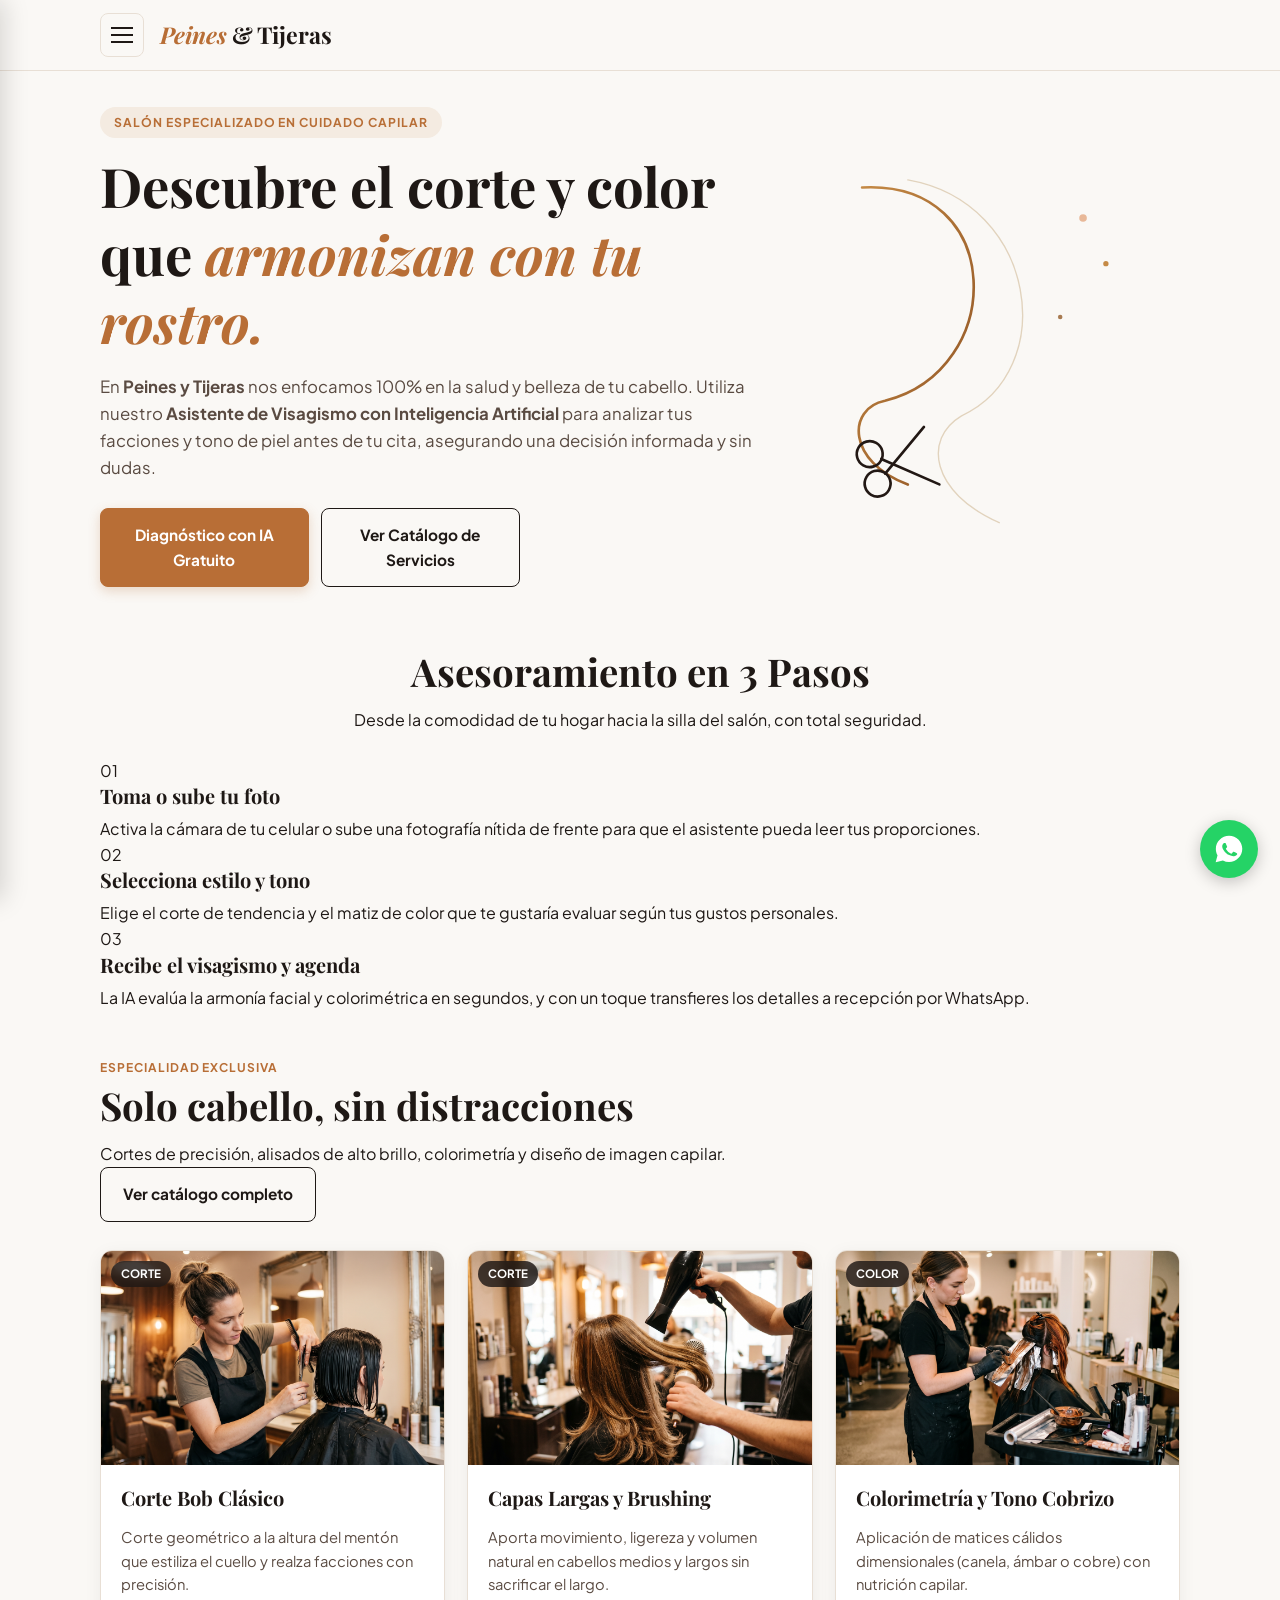
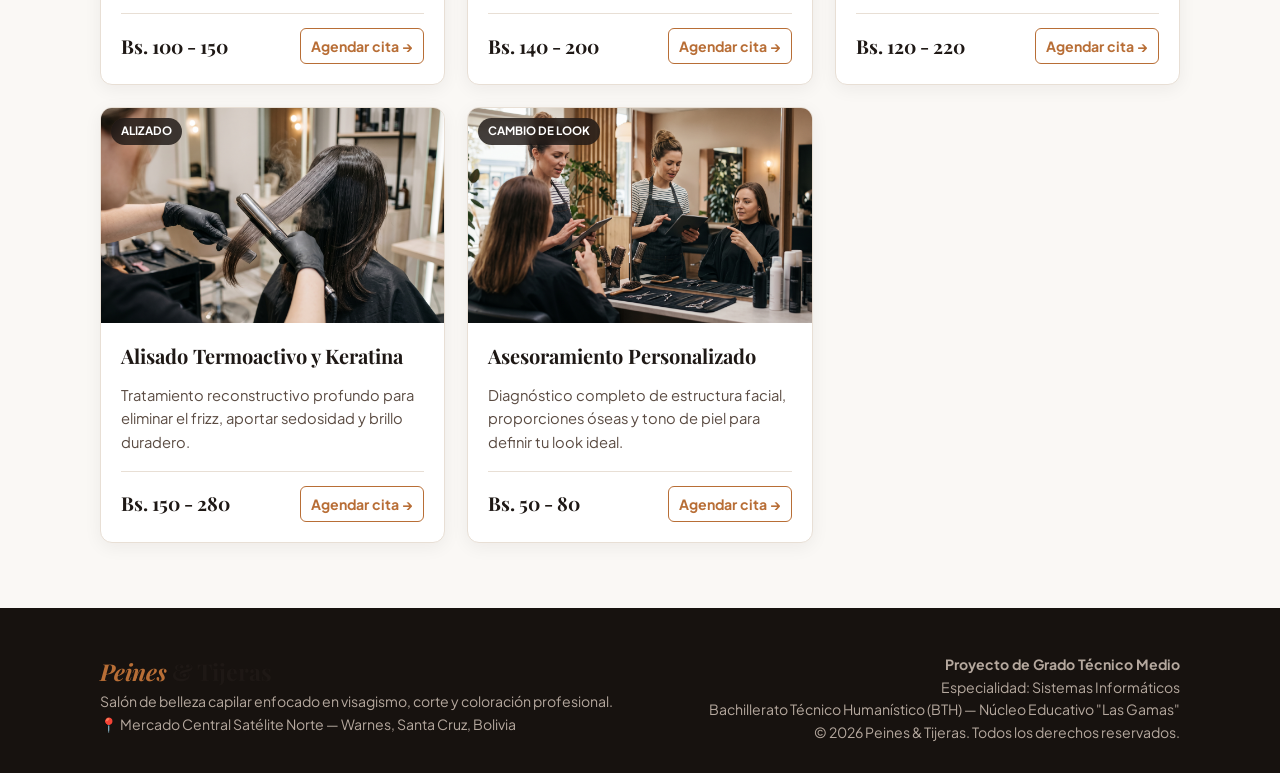
<file: index.html>
<!DOCTYPE html>
<html lang="es">
<head>
  <meta charset="UTF-8">
  <meta name="viewport" content="width=device-width, initial-scale=1.0">
  <title>Peines y Tijeras — Salón de Belleza Capilar y Visagismo</title>
  <meta name="description" content="Salón especializado exclusivamente en cabello. Diagnóstico morfológico con Inteligencia Artificial y reservas inmedias por WhatsApp.">
  <link rel="stylesheet" href="css/styles.css">
</head>
<body>

<header class="site-header">
  <div class="container">
    <button class="nav-toggle" id="navToggle" aria-label="Abrir menú de navegación">
      <span></span><span></span><span></span>
    </button>
    <a href="index.html" class="logo"><em>Peines</em> &amp; Tijeras</a>
    <div class="nav-backdrop" id="navBackdrop"></div>
    <div class="nav-links" id="navLinks">
      <a href="index.html" class="active">Inicio</a>
      <a href="catalogo.html">Servicios</a>
      <a href="asistente-ia.html">Asistente IA</a>
      <a href="reservas.html">Reservas</a>
    </div>
  </div>
</header>

<!-- Hero Section -->
<section class="hero">
  <div class="container">
    <div class="hero-copy">
      <span class="hero-tag">Salón Especializado en Cuidado Capilar</span>
      <h1>Descubre el corte y color que <em>armonizan con tu rostro.</em></h1>
      <p class="lede">
        En <strong>Peines y Tijeras</strong> nos enfocamos 100% en la salud y belleza de tu cabello. Utiliza nuestro <strong>Asistente de Visagismo con Inteligencia Artificial</strong> para analizar tus facciones y tono de piel antes de tu cita, asegurando una decisión informada y sin dudas.
      </p>
      <div class="hero-actions">
        <a href="asistente-ia.html" class="btn btn-primary">Diagnóstico con IA Gratuito</a>
        <a href="catalogo.html" class="btn btn-outline">Ver Catálogo de Servicios</a>
      </div>
    </div>
    <div class="hero-mark" aria-hidden="true">
      <svg viewBox="0 0 420 500" xmlns="http://www.w3.org/2000/svg">
        <defs>
          <linearGradient id="goldGrad" x1="0%" y1="0%" x2="100%" y2="100%">
            <stop offset="0%" stop-color="#C58A45"/>
            <stop offset="100%" stop-color="#8F5323"/>
          </linearGradient>
        </defs>
        <path d="M50 40 C 240 30, 240 280, 80 320 C 30 330, 30 400, 110 430" stroke="url(#goldGrad)" stroke-width="3.5" fill="none" stroke-linecap="round"/>
        <path d="M110 30 C 280 60, 310 280, 180 340 C 130 370, 140 440, 230 480" stroke="#D8C3A5" stroke-width="1.8" fill="none" stroke-linecap="round" opacity="0.7"/>
        <g transform="translate(60,390) rotate(-15)">
          <circle cx="0" cy="0" r="17" fill="none" stroke="#221814" stroke-width="3.5"/>
          <circle cx="0" cy="40" r="17" fill="none" stroke="#221814" stroke-width="3.5"/>
          <line x1="13" y1="10" x2="78" y2="62" stroke="#221814" stroke-width="3.5" stroke-linecap="round"/>
          <line x1="13" y1="30" x2="78" y2="-16" stroke="#221814" stroke-width="3.5" stroke-linecap="round"/>
        </g>
        <circle cx="340" cy="80" r="5" fill="#E8B898"/>
        <circle cx="370" cy="140" r="3.5" fill="#C58A45"/>
        <circle cx="310" cy="210" r="3" fill="#A87B51"/>
      </svg>
    </div>
  </div>
</section>

<!-- Cómo funciona -->
<section class="how">
  <div class="container">
    <div style="text-align:center; margin-bottom: 25px;">
      <h2>Asesoramiento en 3 Pasos</h2>
      <p class="lede">Desde la comodidad de tu hogar hacia la silla del salón, con total seguridad.</p>
    </div>
    <div class="how-steps">
      <div class="how-step">
        <span class="num">01</span>
        <h3>Toma o sube tu foto</h3>
        <p>Activa la cámara de tu celular o sube una fotografía nítida de frente para que el asistente pueda leer tus proporciones.</p>
      </div>
      <div class="how-step">
        <span class="num">02</span>
        <h3>Selecciona estilo y tono</h3>
        <p>Elige el corte de tendencia y el matiz de color que te gustaría evaluar según tus gustos personales.</p>
      </div>
      <div class="how-step">
        <span class="num">03</span>
        <h3>Recibe el visagismo y agenda</h3>
        <p>La IA evalúa la armonía facial y colorimétrica en segundos, y con un toque transfieres los detalles a recepción por WhatsApp.</p>
      </div>
    </div>
  </div>
</section>

<!-- Catálogo Destacado -->
<section class="section">
  <div class="container">
    <div class="section-head">
      <div>
        <span class="section-kicker">Especialidad Exclusiva</span>
        <h2>Solo cabello, sin distracciones</h2>
        <p>Cortes de precisión, alisados de alto brillo, colorimetría y diseño de imagen capilar.</p>
      </div>
      <a href="catalogo.html" class="btn btn-outline">Ver catálogo completo</a>
    </div>

    <div class="service-grid" id="teaserGrid">
      <!-- Se puebla automáticamente con servicios.js -->
    </div>
  </div>
</section>

<!-- Botón Flotante WhatsApp -->
<a class="whatsapp-float" id="whatsappFloat" href="https://wa.me/59162016968?text=Hola,%20deseo%20consultar%20sobre%20un%20servicio%20en%20Peines%20y%20Tijeras" target="_blank" rel="noopener" aria-label="Contactar por WhatsApp">
  <svg viewBox="0 0 24 24" fill="currentColor"><path d="M12.04 2C6.58 2 2.13 6.45 2.13 11.91c0 1.75.46 3.39 1.26 4.81L2 22l5.42-1.36a9.9 9.9 0 0 0 4.62 1.15h.01c5.46 0 9.91-4.45 9.91-9.91C21.96 6.45 17.5 2 12.04 2zm5.8 14.1c-.24.68-1.4 1.3-1.93 1.36-.5.06-1.02.09-3.26-.68-2.74-.95-4.5-3.73-4.63-3.9-.13-.17-1.1-1.46-1.1-2.79 0-1.32.7-1.97.94-2.24.24-.27.52-.34.7-.34h.5c.17 0 .4-.02.6.47.24.57.8 1.97.87 2.11.07.14.12.3.02.48-.1.18-.14.29-.28.44-.14.16-.3.35-.42.47-.14.14-.29.29-.12.57.16.28.72 1.2 1.55 1.95 1.07.96 1.96 1.26 2.24 1.4.28.14.44.12.6-.07.16-.19.7-.82.89-1.1.19-.28.38-.23.63-.14.26.1 1.63.77 1.9.91.28.14.46.21.53.33.07.12.07.68-.17 1.36z"/></svg>
</a>

<!-- Pie de página formal con Derechos Reservados BTH -->
<footer class="site-footer">
  <div class="container footer-content">
    <div class="footer-brand">
      <span class="logo footer-logo"><em>Peines</em> &amp; Tijeras</span>
      <p>Salón de belleza capilar enfocado en visagismo, corte y coloración profesional.</p>
      <p class="footer-location">📍 Mercado Central Satélite Norte — Warnes, Santa Cruz, Bolivia</p>
    </div>
    <div class="footer-meta">
      <p class="bth-tag"><strong>Proyecto de Grado Técnico Medio</strong></p>
      <p>Especialidad: Sistemas Informáticos</p>
      <p>Bachillerato Técnico Humanístico (BTH) — Núcleo Educativo "Las Gamas"</p>
      <p class="copyright">© 2026 Peines &amp; Tijeras. Todos los derechos reservados.</p>
    </div>
  </div>
</footer>

<script>
  const toggle = document.getElementById("navToggle");
  const navLinks = document.getElementById("navLinks");
  const backdrop = document.getElementById("navBackdrop");

  function toggleMenu() {
    navLinks.classList.toggle("open");
    backdrop.classList.toggle("open");
  }

  if (toggle && navLinks && backdrop) {
    toggle.addEventListener("click", toggleMenu);
    backdrop.addEventListener("click", toggleMenu);
  }
</script>
<script type="module" src="js/servicios.js"></script>
</body>
</html>
</file>
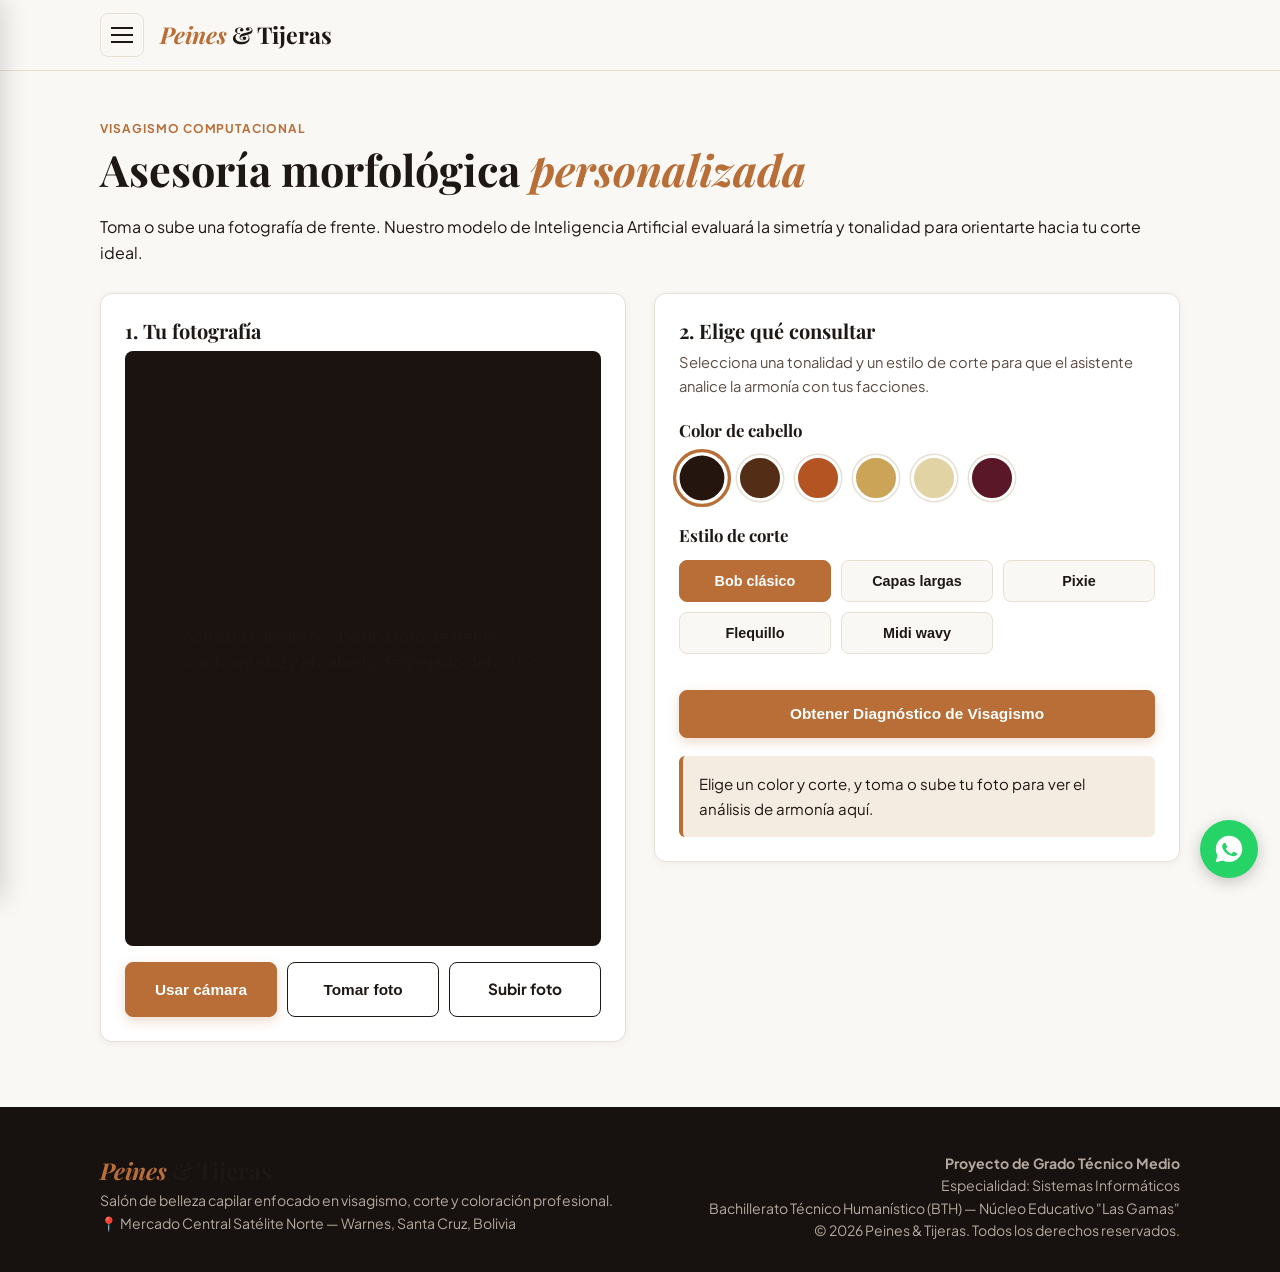
<file: asistente-ia.html>
<!DOCTYPE html>
<html lang="es">
<head>
  <meta charset="UTF-8">
  <meta name="viewport" content="width=device-width, initial-scale=1.0">
  <title>Asistente de IA — Peines y Tijeras</title>
  <meta name="description" content="Asesor de visagismo y diagnóstico morfológico capilar con Inteligencia Artificial.">
  <link rel="stylesheet" href="css/styles.css">
</head>
<body>

<header class="site-header">
  <div class="container">
    <button class="nav-toggle" id="navToggle" aria-label="Abrir menú de navegación">
      <span></span><span></span><span></span>
    </button>
    <a href="index.html" class="logo"><em>Peines</em> &amp; Tijeras</a>
    <div class="nav-backdrop" id="navBackdrop"></div>
    <div class="nav-links" id="navLinks">
      <a href="index.html">Inicio</a>
      <a href="catalogo.html">Servicios</a>
      <a href="asistente-ia.html" class="active">Asistente IA</a>
      <a href="reservas.html">Reservas</a>
    </div>
  </div>
</header>

<section class="section">
  <div class="container">
    <div class="section-head">
      <div>
        <span class="section-kicker">Visagismo Computacional</span>
        <h1 style="font-size:clamp(1.9rem,4vw,2.7rem)">Asesoría morfológica <em>personalizada</em></h1>
        <p>Toma o sube una fotografía de frente. Nuestro modelo de Inteligencia Artificial evaluará la simetría y tonalidad para orientarte hacia tu corte ideal.</p>
      </div>
    </div>

    <div class="assistant-layout">
      <!-- Panel de Captura / Carga -->
      <div class="capture-panel">
        <h3>1. Tu fotografía</h3>
        <div class="capture-preview" id="capturePreview">
          <p class="placeholder-text">Activa la cámara o sube una foto de frente,<br>con buena luz y el cabello despejado del rostro.</p>
        </div>
        <div class="capture-actions">
          <button type="button" class="btn btn-primary" id="btnStartCamera">Usar cámara</button>
          <button type="button" class="btn btn-outline" id="btnCapture" disabled>Tomar foto</button>
          <label class="btn btn-outline" for="fileInput" style="margin:0;">Subir foto</label>
          <input type="file" accept="image/*" id="fileInput" class="hidden-input" style="display:none;">
        </div>
      </div>

      <!-- Panel de Selección & Simulación -->
      <div class="mode-panel">
        <h3>2. Elige qué consultar</h3>
        <p style="color:var(--text-muted); font-size:0.92rem;">Selecciona una tonalidad y un estilo de corte para que el asistente analice la armonía con tus facciones.</p>

        <h3 style="margin-top:22px; font-size:1.05rem;">Color de cabello</h3>
        <div class="swatches" id="swatches">
          <button type="button" class="swatch selected" style="background:#24160E;" data-color="Castaño oscuro" title="Castaño oscuro"></button>
          <button type="button" class="swatch" style="background:#532D15;" data-color="Castaño chocolate" title="Castaño chocolate"></button>
          <button type="button" class="swatch" style="background:#B35422;" data-color="Cobrizo" title="Cobrizo"></button>
          <button type="button" class="swatch" style="background:#CBA457;" data-color="Rubio miel" title="Rubio miel"></button>
          <button type="button" class="swatch" style="background:#E2D3A5;" data-color="Rubio platinado" title="Rubio platinado"></button>
          <button type="button" class="swatch" style="background:#5A1728;" data-color="Vino tinto" title="Vino tinto"></button>
        </div>

        <h3 style="font-size:1.05rem;">Estilo de corte</h3>
        <div class="style-gallery" id="styleGallery">
          <button type="button" class="style-chip selected" data-style="Bob clásico">Bob clásico</button>
          <button type="button" class="style-chip" data-style="Capas largas">Capas largas</button>
          <button type="button" class="style-chip" data-style="Pixie">Pixie</button>
          <button type="button" class="style-chip" data-style="Flequillo">Flequillo</button>
          <button type="button" class="style-chip" data-style="Midi wavy">Midi wavy</button>
        </div>

        <button type="button" class="btn btn-primary" id="btnSimular" style="width:100%; margin-top:12px;">
          Obtener Diagnóstico de Visagismo
        </button>

        <div class="result-note" id="resultNote">
          Elige un color y corte, y toma o sube tu foto para ver el análisis de armonía aquí.
        </div>
      </div>
    </div>
  </div>
</section>

<!-- Botón Flotante WhatsApp -->
<a class="whatsapp-float" id="whatsappFloat" href="https://wa.me/59162016968?text=Hola,%20deseo%20consultar%20sobre%20un%20servicio%20en%20Peines%20y%20Tijeras" target="_blank" rel="noopener" aria-label="Reservar por WhatsApp">
  <svg viewBox="0 0 24 24" fill="currentColor"><path d="M12.04 2C6.58 2 2.13 6.45 2.13 11.91c0 1.75.46 3.39 1.26 4.81L2 22l5.42-1.36a9.9 9.9 0 0 0 4.62 1.15h.01c5.46 0 9.91-4.45 9.91-9.91C21.96 6.45 17.5 2 12.04 2zm5.8 14.1c-.24.68-1.4 1.3-1.93 1.36-.5.06-1.02.09-3.26-.68-2.74-.95-4.5-3.73-4.63-3.9-.13-.17-1.1-1.46-1.1-2.79 0-1.32.7-1.97.94-2.24.24-.27.52-.34.7-.34h.5c.17 0 .4-.02.6.47.24.57.8 1.97.87 2.11.07.14.12.3.02.48-.1.18-.14.29-.28.44-.14.16-.3.35-.42.47-.14.14-.29.29-.12.57.16.28.72 1.2 1.55 1.95 1.07.96 1.96 1.26 2.24 1.4.28.14.44.12.6-.07.16-.19.7-.82.89-1.1.19-.28.38-.23.63-.14.26.1 1.63.77 1.9.91.28.14.46.21.53.33.07.12.07.68-.17 1.36z"/></svg>
</a>

<!-- Pie de página formal BTH -->
<footer class="site-footer">
  <div class="container footer-content">
    <div class="footer-brand">
      <span class="logo footer-logo"><em>Peines</em> &amp; Tijeras</span>
      <p>Salón de belleza capilar enfocado en visagismo, corte y coloración profesional.</p>
      <p class="footer-location">📍 Mercado Central Satélite Norte — Warnes, Santa Cruz, Bolivia</p>
    </div>
    <div class="footer-meta">
      <p class="bth-tag"><strong>Proyecto de Grado Técnico Medio</strong></p>
      <p>Especialidad: Sistemas Informáticos</p>
      <p>Bachillerato Técnico Humanístico (BTH) — Núcleo Educativo "Las Gamas"</p>
      <p class="copyright">© 2026 Peines &amp; Tijeras. Todos los derechos reservados.</p>
    </div>
  </div>
</footer>

<script>
  const toggle = document.getElementById("navToggle");
  const navLinks = document.getElementById("navLinks");
  const backdrop = document.getElementById("navBackdrop");

  function toggleMenu() {
    navLinks.classList.toggle("open");
    backdrop.classList.toggle("open");
  }

  if (toggle && navLinks && backdrop) {
    toggle.addEventListener("click", toggleMenu);
    backdrop.addEventListener("click", toggleMenu);
  }
</script>
<script type="module" src="js/asistente.js"></script>
</body>
</html>
</file>
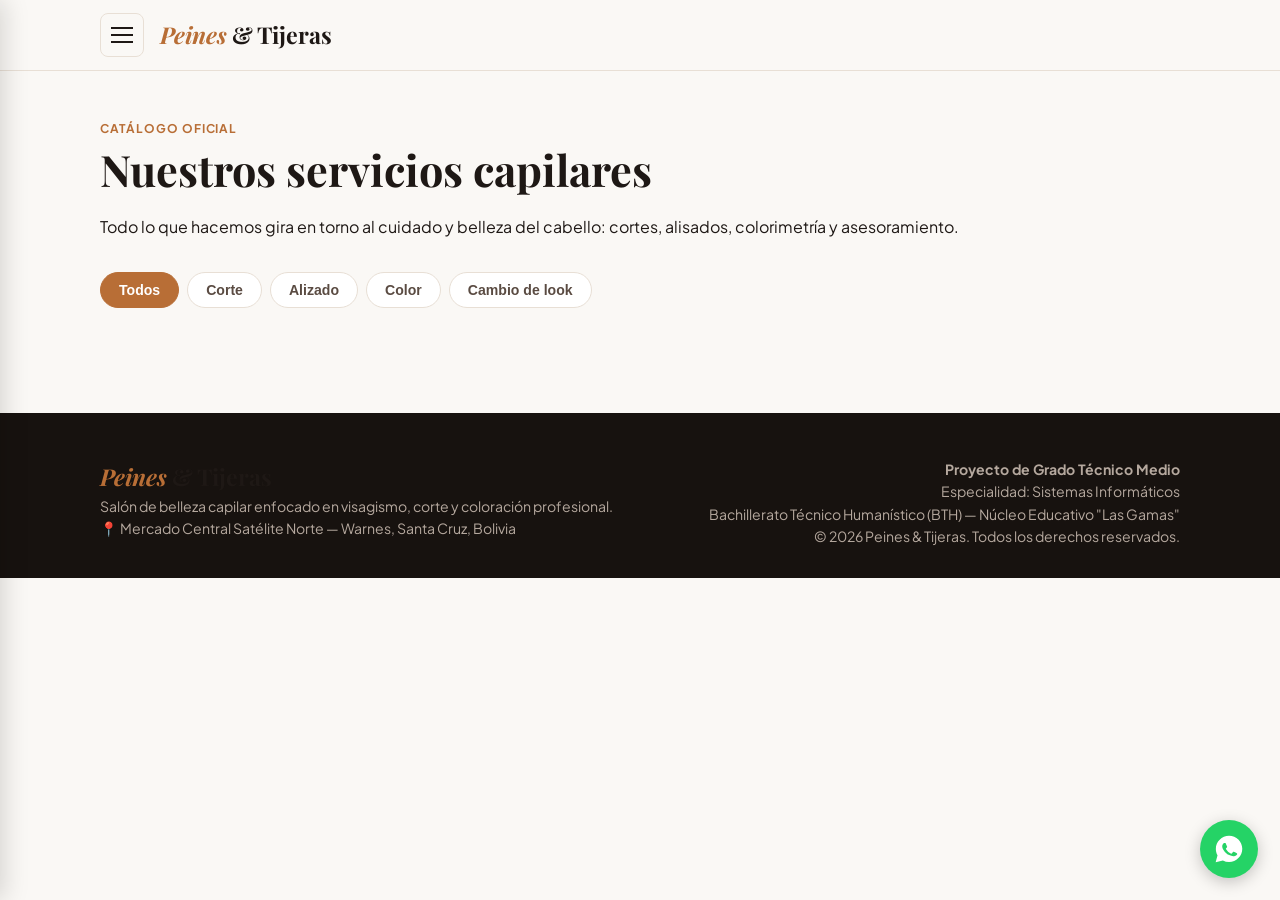
<file: catalogo.html>
<!DOCTYPE html>
<html lang="es">
<head>
  <meta charset="UTF-8">
  <meta name="viewport" content="width=device-width, initial-scale=1.0">
  <title>Servicios — Peines y Tijeras</title>
  <meta name="description" content="Catálogo de servicios capilares: cortes, alisados, colorimetría y visagismo capilar.">
  <link rel="stylesheet" href="css/styles.css">
</head>
<body>

<header class="site-header">
  <div class="container">
    <button class="nav-toggle" id="navToggle" aria-label="Abrir menú de navegación">
      <span></span><span></span><span></span>
    </button>
    <a href="index.html" class="logo"><em>Peines</em> &amp; Tijeras</a>
    <div class="nav-backdrop" id="navBackdrop"></div>
    <div class="nav-links" id="navLinks">
      <a href="index.html">Inicio</a>
      <a href="catalogo.html" class="active">Servicios</a>
      <a href="asistente-ia.html">Asistente IA</a>
      <a href="reservas.html">Reservas</a>
    </div>
  </div>
</header>

<section class="section">
  <div class="container">
    <div class="section-head">
      <div>
        <span class="section-kicker">Catálogo Oficial</span>
        <h1 style="font-size:clamp(1.9rem,4vw,2.7rem)">Nuestros servicios capilares</h1>
        <p>Todo lo que hacemos gira en torno al cuidado y belleza del cabello: cortes, alisados, colorimetría y asesoramiento.</p>
      </div>
    </div>

    <div class="filters" id="filters">
      <button type="button" class="filter-btn active" data-cat="Todos">Todos</button>
      <button type="button" class="filter-btn" data-cat="Corte">Corte</button>
      <button type="button" class="filter-btn" data-cat="Alizado">Alizado</button>
      <button type="button" class="filter-btn" data-cat="Color">Color</button>
      <button type="button" class="filter-btn" data-cat="Cambio de look">Cambio de look</button>
    </div>

    <div class="service-grid" id="serviceGrid">
      <!-- Se carga dinámicamente con servicios.js con fotos de assets/cortes/ -->
    </div>
  </div>
</section>

<!-- Botón Flotante WhatsApp -->
<a class="whatsapp-float" id="whatsappFloat" href="https://wa.me/59162016968?text=Hola,%20deseo%20consultar%20sobre%20un%20servicio%20en%20Peines%20y%20Tijeras" target="_blank" rel="noopener" aria-label="Reservar por WhatsApp">
  <svg viewBox="0 0 24 24" fill="currentColor"><path d="M12.04 2C6.58 2 2.13 6.45 2.13 11.91c0 1.75.46 3.39 1.26 4.81L2 22l5.42-1.36a9.9 9.9 0 0 0 4.62 1.15h.01c5.46 0 9.91-4.45 9.91-9.91C21.96 6.45 17.5 2 12.04 2zm5.8 14.1c-.24.68-1.4 1.3-1.93 1.36-.5.06-1.02.09-3.26-.68-2.74-.95-4.5-3.73-4.63-3.9-.13-.17-1.1-1.46-1.1-2.79 0-1.32.7-1.97.94-2.24.24-.27.52-.34.7-.34h.5c.17 0 .4-.02.6.47.24.57.8 1.97.87 2.11.07.14.12.3.02.48-.1.18-.14.29-.28.44-.14.16-.3.35-.42.47-.14.14-.29.29-.12.57.16.28.72 1.2 1.55 1.95 1.07.96 1.96 1.26 2.24 1.4.28.14.44.12.6-.07.16-.19.7-.82.89-1.1.19-.28.38-.23.63-.14.26.1 1.63.77 1.9.91.28.14.46.21.53.33.07.12.07.68-.17 1.36z"/></svg>
</a>

<!-- Pie de página formal BTH -->
<footer class="site-footer">
  <div class="container footer-content">
    <div class="footer-brand">
      <span class="logo footer-logo"><em>Peines</em> &amp; Tijeras</span>
      <p>Salón de belleza capilar enfocado en visagismo, corte y coloración profesional.</p>
      <p class="footer-location">📍 Mercado Central Satélite Norte — Warnes, Santa Cruz, Bolivia</p>
    </div>
    <div class="footer-meta">
      <p class="bth-tag"><strong>Proyecto de Grado Técnico Medio</strong></p>
      <p>Especialidad: Sistemas Informáticos</p>
      <p>Bachillerato Técnico Humanístico (BTH) — Núcleo Educativo "Las Gamas"</p>
      <p class="copyright">© 2026 Peines &amp; Tijeras. Todos los derechos reservados.</p>
    </div>
  </div>
</footer>

<script>
  const toggle = document.getElementById("navToggle");
  const navLinks = document.getElementById("navLinks");
  const backdrop = document.getElementById("navBackdrop");

  function toggleMenu() {
    navLinks.classList.toggle("open");
    backdrop.classList.toggle("open");
  }

  if (toggle && navLinks && backdrop) {
    toggle.addEventListener("click", toggleMenu);
    backdrop.addEventListener("click", toggleMenu);
  }
</script>
<script type="module" src="js/servicios.js"></script>
</body>
</html>
</file>
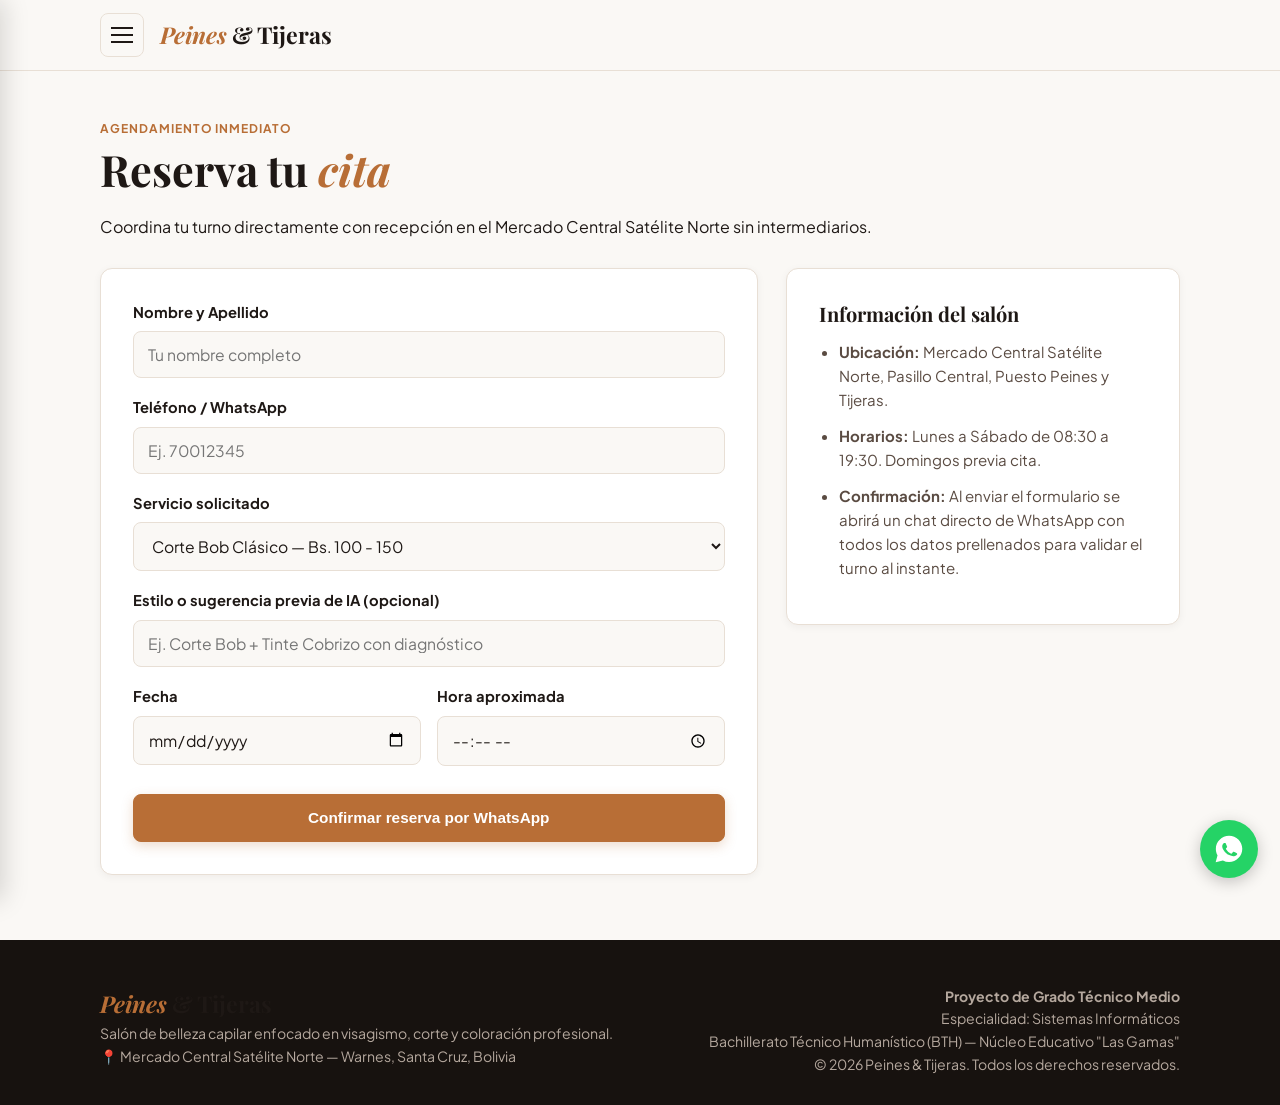
<file: reservas.html>
<!DOCTYPE html>
<html lang="es">
<head>
  <meta charset="UTF-8">
  <meta name="viewport" content="width=device-width, initial-scale=1.0">
  <title>Reservas — Peines y Tijeras</title>
  <meta name="description" content="Coordina tu turno directamente con recepción en el Mercado Central Satélite Norte.">
  <link rel="stylesheet" href="css/styles.css">
</head>
<body>

<header class="site-header">
  <div class="container">
    <button class="nav-toggle" id="navToggle" aria-label="Abrir menú de navegación">
      <span></span><span></span><span></span>
    </button>
    <a href="index.html" class="logo"><em>Peines</em> &amp; Tijeras</a>
    <div class="nav-backdrop" id="navBackdrop"></div>
    <div class="nav-links" id="navLinks">
      <a href="index.html">Inicio</a>
      <a href="catalogo.html">Servicios</a>
      <a href="asistente-ia.html">Asistente IA</a>
      <a href="reservas.html" class="active">Reservas</a>
    </div>
  </div>
</header>

<section class="section">
  <div class="container">
    <div class="section-head">
      <div>
        <span class="section-kicker">Agendamiento Inmediato</span>
        <h1 style="font-size:clamp(1.9rem,4vw,2.7rem)">Reserva tu <em>cita</em></h1>
        <p>Coordina tu turno directamente con recepción en el Mercado Central Satélite Norte sin intermediarios.</p>
      </div>
    </div>

    <div class="reserva-panel">
      <!-- Formulario 100% Responsivo -->
      <form class="reserva-form" id="formReserva">
        <div class="form-group">
          <label for="clienteNombre">Nombre y Apellido</label>
          <input type="text" id="clienteNombre" required placeholder="Tu nombre completo">
        </div>

        <div class="form-group">
          <label for="clienteTelefono">Teléfono / WhatsApp</label>
          <input type="tel" id="clienteTelefono" required placeholder="Ej. 70012345">
        </div>

        <div class="form-group">
          <label for="servicioSelect">Servicio solicitado</label>
          <select id="servicioSelect" required>
            <option value="Corte Bob Clásico">Corte Bob Clásico — Bs. 100 - 150</option>
            <option value="Capas Largas y Brushing">Capas Largas y Brushing — Bs. 140 - 200</option>
            <option value="Colorimetría y Tono Cobrizo">Colorimetría y Tono Cobrizo — Bs. 120 - 220</option>
            <option value="Alisado Termoactivo y Keratina">Alisado Termoactivo y Keratina — Bs. 150 - 280</option>
            <option value="Asesoría de Visagismo Personalizada">Asesoría de Visagismo Personalizada — Bs. 50 - 80</option>
          </select>
        </div>

        <div class="form-group">
          <label for="detalleIA">Estilo o sugerencia previa de IA (opcional)</label>
          <input type="text" id="detalleIA" placeholder="Ej. Corte Bob + Tinte Cobrizo con diagnóstico">
        </div>

        <div class="form-row">
          <div class="form-group">
            <label for="fechaCita">Fecha</label>
            <input type="date" id="fechaCita" required>
          </div>
          <div class="form-group">
            <label for="horaCita">Hora aproximada</label>
            <input type="time" id="horaCita" required>
          </div>
        </div>

        <button type="submit" id="btnSubmitReserva" class="btn btn-primary" style="margin-top:10px; width:100%;">
          Confirmar reserva por WhatsApp
        </button>
        <div id="statusReserva" class="result-note" style="margin-top:14px; display:none;"></div>
      </form>

      <!-- Panel Informativo -->
      <div class="reserva-info">
        <h3>Información del salón</h3>
        <ul>
          <li><strong>Ubicación:</strong> Mercado Central Satélite Norte, Pasillo Central, Puesto Peines y Tijeras.</li>
          <li><strong>Horarios:</strong> Lunes a Sábado de 08:30 a 19:30. Domingos previa cita.</li>
          <li><strong>Confirmación:</strong> Al enviar el formulario se abrirá un chat directo de WhatsApp con todos los datos prellenados para validar el turno al instante.</li>
        </ul>
      </div>
    </div>
  </div>
</section>

<!-- Botón Flotante WhatsApp -->
<a class="whatsapp-float" id="whatsappFloat" href="https://wa.me/59162016968?text=Hola,%20deseo%20consultar%20sobre%20un%20servicio%20en%20Peines%20y%20Tijeras" target="_blank" rel="noopener" aria-label="Reservar por WhatsApp">
  <svg viewBox="0 0 24 24" fill="currentColor"><path d="M12.04 2C6.58 2 2.13 6.45 2.13 11.91c0 1.75.46 3.39 1.26 4.81L2 22l5.42-1.36a9.9 9.9 0 0 0 4.62 1.15h.01c5.46 0 9.91-4.45 9.91-9.91C21.96 6.45 17.5 2 12.04 2zm5.8 14.1c-.24.68-1.4 1.3-1.93 1.36-.5.06-1.02.09-3.26-.68-2.74-.95-4.5-3.73-4.63-3.9-.13-.17-1.1-1.46-1.1-2.79 0-1.32.7-1.97.94-2.24.24-.27.52-.34.7-.34h.5c.17 0 .4-.02.6.47.24.57.8 1.97.87 2.11.07.14.12.3.02.48-.1.18-.14.29-.28.44-.14.16-.3.35-.42.47-.14.14-.29.29-.12.57.16.28.72 1.2 1.55 1.95 1.07.96 1.96 1.26 2.24 1.4.28.14.44.12.6-.07.16-.19.7-.82.89-1.1.19-.28.38-.23.63-.14.26.1 1.63.77 1.9.91.28.14.46.21.53.33.07.12.07.68-.17 1.36z"/></svg>
</a>

<!-- Pie de página formal BTH -->
<footer class="site-footer">
  <div class="container footer-content">
    <div class="footer-brand">
      <span class="logo footer-logo"><em>Peines</em> &amp; Tijeras</span>
      <p>Salón de belleza capilar enfocado en visagismo, corte y coloración profesional.</p>
      <p class="footer-location">📍 Mercado Central Satélite Norte — Warnes, Santa Cruz, Bolivia</p>
    </div>
    <div class="footer-meta">
      <p class="bth-tag"><strong>Proyecto de Grado Técnico Medio</strong></p>
      <p>Especialidad: Sistemas Informáticos</p>
      <p>Bachillerato Técnico Humanístico (BTH) — Núcleo Educativo "Las Gamas"</p>
      <p class="copyright">© 2026 Peines &amp; Tijeras. Todos los derechos reservados.</p>
    </div>
  </div>
</footer>

<script>
  const toggle = document.getElementById("navToggle");
  const navLinks = document.getElementById("navLinks");
  const backdrop = document.getElementById("navBackdrop");

  function toggleMenu() {
    navLinks.classList.toggle("open");
    backdrop.classList.toggle("open");
  }

  if (toggle && navLinks && backdrop) {
    toggle.addEventListener("click", toggleMenu);
    backdrop.addEventListener("click", toggleMenu);
  }
</script>

<script type="module">
  import { WHATSAPP_NUMBER, buildWhatsappUrl } from "./js/config.js";

  // Prellenar servicio si viene por URL
  const params = new URLSearchParams(window.location.search);
  if (params.has("servicio")) {
    const s = params.get("servicio");
    const select = document.getElementById("servicioSelect");
    let match = false;
    for (let opt of select.options) {
      if (opt.value.toLowerCase().includes(s.toLowerCase())) {
        opt.selected = true;
        match = true;
        break;
      }
    }
    if (!match) {
      document.getElementById("detalleIA").value = s;
    }
  }

  const form = document.getElementById("formReserva");
  const statusBox = document.getElementById("statusReserva");

  form.addEventListener("submit", (e) => {
    e.preventDefault();
    statusBox.style.display = "block";
    statusBox.textContent = "Conectando con la recepción por WhatsApp…";

    const nombre = document.getElementById("clienteNombre").value;
    const telefono = document.getElementById("clienteTelefono").value;
    const servicio = document.getElementById("servicioSelect").value;
    const estiloSugerido = document.getElementById("detalleIA").value || "Estilo general";
    const fecha = document.getElementById("fechaCita").value;
    const hora = document.getElementById("horaCita").value;

    const mensaje = 
      `¡Hola Peines y Tijeras! Deseo agendar una cita:\n` +
      `👤 Nombre: ${nombre}\n` +
      `📱 Teléfono: ${telefono}\n` +
      `💇 Servicio: ${servicio}\n` +
      `✨ Detalle/Visagismo: ${estiloSugerido}\n` +
      `📅 Fecha: ${fecha}\n` +
      `⏰ Hora estimada: ${hora}`;

    setTimeout(() => {
      window.location.href = buildWhatsappUrl ? buildWhatsappUrl(mensaje) : `https://wa.me/${WHATSAPP_NUMBER || "59162016968"}?text=${encodeURIComponent(mensaje)}`;
    }, 600);
  });
</script>
</body>
</html>
</file>
<file: css/styles.css>
/* ==========================================================================
   Peines y Tijeras — Estilos Boutique Capilar & Responsive Total
   ========================================================================== */
@import url('https://fonts.googleapis.com/css2?family=Plus+Jakarta+Sans:wght@400;500;600;700;800&family=Playfair+Display:ital,wght@0,600;0,700;1,500&display=swap');

:root {
  --bg-crema: #FAF8F5;
  --bg-card: #FFFFFF;
  --text-dark: #1E1815;
  --text-muted: #5A4B42;
  --bronze: #B86E36;
  --bronze-dark: #915121;
  --bronze-light: #F4EBE1;
  --border-subtle: #E8DFD5;
  --whatsapp: #25D366;
  --shadow-sm: 0 2px 8px rgba(30, 24, 21, 0.05);
  --shadow-card: 0 4px 18px rgba(30, 24, 21, 0.06);
  --shadow-hover: 0 10px 26px rgba(184, 110, 54, 0.16);
  --radius: 12px;
}

* {
  box-sizing: border-box;
  margin: 0;
  padding: 0;
}

html {
  scroll-behavior: smooth;
}

body {
  font-family: 'Plus Jakarta Sans', -apple-system, BlinkMacSystemFont, sans-serif;
  background-color: var(--bg-crema);
  color: var(--text-dark);
  line-height: 1.6;
  -webkit-font-smoothing: antialiased;
  overflow-x: hidden;
}

img {
  max-width: 100%;
  display: block;
}

a {
  text-decoration: none;
  color: inherit;
}

.container {
  width: 100%;
  max-width: 1120px;
  margin: 0 auto;
  padding: 0 20px;
}

/* Tipografías */
h1, h2, h3, h4 {
  font-family: 'Playfair Display', Georgia, serif;
  font-weight: 700;
  line-height: 1.25;
  color: var(--text-dark);
}

h1 { font-size: clamp(2.1rem, 5vw, 3.4rem); margin-bottom: 18px; }
h2 { font-size: clamp(1.7rem, 3.5vw, 2.4rem); margin-bottom: 12px; }
h3 { font-size: 1.25rem; margin-bottom: 8px; }

em {
  font-style: italic;
  color: var(--bronze);
}

/* ==========================================================================
   Header & Navbar Lateral Deslizable desde la Izquierda
   ========================================================================== */
.site-header {
  position: sticky;
  top: 0;
  z-index: 200;
  background: rgba(250, 248, 245, 0.96);
  backdrop-filter: blur(10px);
  border-bottom: 1px solid var(--border-subtle);
}

.site-header .container {
  display: flex;
  align-items: center;
  justify-content: flex-start;
  gap: 16px;
  height: 70px;
}

.nav-toggle {
  display: flex;
  flex-direction: column;
  justify-content: center;
  gap: 5px;
  width: 44px;
  height: 44px;
  background: transparent;
  border: 1px solid var(--border-subtle);
  border-radius: 8px;
  cursor: pointer;
  padding: 10px;
  z-index: 220;
}

.nav-toggle span {
  width: 100%;
  height: 2px;
  background-color: var(--text-dark);
  transition: all 0.3s ease;
}

.logo {
  font-family: 'Playfair Display', serif;
  font-size: 1.45rem;
  font-weight: 700;
  color: var(--text-dark);
}

.logo em {
  color: var(--bronze);
}

/* Menú Drawer desde la Izquierda */
.nav-backdrop {
  position: fixed;
  top: 0;
  left: 0;
  width: 100vw;
  height: 100vh;
  background: rgba(18, 12, 9, 0.45);
  backdrop-filter: blur(4px);
  opacity: 0;
  visibility: hidden;
  transition: all 0.3s ease;
  z-index: 210;
}

.nav-backdrop.open {
  opacity: 1;
  visibility: visible;
}

.nav-links {
  position: fixed;
  top: 0;
  left: 0;
  width: 290px;
  max-width: 82vw;
  height: 100vh;
  background: #FFFFFF;
  box-shadow: 4px 0 24px rgba(0, 0, 0, 0.15);
  display: flex;
  flex-direction: column;
  padding: 85px 24px 30px;
  gap: 8px;
  transform: translateX(-100%);
  transition: transform 0.32s cubic-bezier(0.2, 0.9, 0.3, 1);
  z-index: 215;
}

.nav-links.open {
  transform: translateX(0);
}

.nav-links a {
  font-size: 1.05rem;
  font-weight: 600;
  color: var(--text-dark);
  padding: 14px 16px;
  border-radius: 8px;
  display: flex;
  align-items: center;
  gap: 12px;
  transition: all 0.2s ease;
}

.nav-links a:hover,
.nav-links a.active {
  background: var(--bronze-light);
  color: var(--bronze-dark);
}

/* ==========================================================================
   Botones Globales
   ========================================================================== */
.btn {
  display: inline-flex;
  align-items: center;
  justify-content: center;
  gap: 8px;
  width: 100%;
  padding: 14px 22px;
  font-size: 0.96rem;
  font-weight: 700;
  border-radius: 8px;
  border: 1.5px solid transparent;
  cursor: pointer;
  transition: all 0.25s ease;
  text-align: center;
}

@media (min-width: 640px) {
  .btn { width: auto; }
}

.btn-primary {
  background-color: var(--bronze);
  color: #FFFFFF;
  border-color: var(--bronze);
  box-shadow: 0 4px 12px rgba(184, 110, 54, 0.25);
}

.btn-primary:hover {
  background-color: var(--bronze-dark);
  transform: translateY(-1px);
}

.btn-outline {
  border-color: var(--text-dark);
  background: transparent;
  color: var(--text-dark);
}

.btn-outline:hover {
  background: var(--text-dark);
  color: #FFFFFF;
}

/* ==========================================================================
   Hero Section
   ========================================================================== */
.hero {
  padding: 36px 0 60px;
}

.hero .container {
  display: grid;
  grid-template-columns: 1fr;
  gap: 32px;
  text-align: center;
}

.hero-tag {
  display: inline-block;
  font-size: 0.76rem;
  font-weight: 700;
  letter-spacing: 0.08em;
  text-transform: uppercase;
  color: var(--bronze);
  background: var(--bronze-light);
  padding: 6px 14px;
  border-radius: 20px;
  margin-bottom: 14px;
}

.hero-copy p.lede {
  font-size: 1.05rem;
  color: var(--text-muted);
  margin: 0 auto 26px;
  max-width: 55ch;
}

.hero-actions {
  display: flex;
  flex-direction: column;
  gap: 12px;
  max-width: 420px;
  margin: 0 auto;
}

@media (min-width: 580px) {
  .hero-actions { flex-direction: row; }
}

.hero-mark { display: none; }

@media (min-width: 880px) {
  .hero .container {
    grid-template-columns: 1.25fr 0.75fr;
    text-align: left;
    align-items: center;
  }
  .hero-copy p.lede { margin-left: 0; }
  .hero-actions { margin-left: 0; }
  .hero-mark { display: flex; justify-content: center; }
  .hero-mark svg { width: 100%; max-width: 320px; }
}

/* ==========================================================================
   Catálogo & Tarjetas Responsivas
   ========================================================================== */
.section {
  padding: 48px 0 65px;
}

.section-head {
  margin-bottom: 28px;
}

.section-kicker {
  font-size: 0.75rem;
  font-weight: 700;
  text-transform: uppercase;
  letter-spacing: 0.08em;
  color: var(--bronze);
  display: block;
  margin-bottom: 4px;
}

.filters {
  display: flex;
  gap: 8px;
  overflow-x: auto;
  padding: 4px 0 16px;
  margin-bottom: 24px;
  -webkit-overflow-scrolling: touch;
}

.filter-btn {
  padding: 9px 18px;
  border-radius: 24px;
  border: 1px solid var(--border-subtle);
  background: var(--bg-card);
  color: var(--text-muted);
  font-size: 0.88rem;
  font-weight: 600;
  white-space: nowrap;
  cursor: pointer;
  transition: all 0.2s ease;
}

.filter-btn.active,
.filter-btn:hover {
  background: var(--bronze);
  border-color: var(--bronze);
  color: #FFFFFF;
}

.service-grid {
  display: grid;
  grid-template-columns: 1fr;
  gap: 22px;
}

@media (min-width: 620px) {
  .service-grid { grid-template-columns: repeat(2, 1fr); }
}

@media (min-width: 960px) {
  .service-grid { grid-template-columns: repeat(3, 1fr); }
}

.service-card {
  background: var(--bg-card);
  border-radius: var(--radius);
  border: 1px solid var(--border-subtle);
  box-shadow: var(--shadow-card);
  overflow: hidden;
  display: flex;
  flex-direction: column;
}

.service-img-wrap {
  position: relative;
  width: 100%;
  aspect-ratio: 16 / 10;
  background-color: var(--border-subtle);
  overflow: hidden;
}

.service-img-wrap img {
  width: 100%;
  height: 100%;
  object-fit: cover;
}

.badge-cat {
  position: absolute;
  top: 10px;
  left: 10px;
  background: rgba(30, 24, 21, 0.82);
  color: #FFFFFF;
  font-size: 0.72rem;
  font-weight: 700;
  text-transform: uppercase;
  padding: 4px 10px;
  border-radius: 20px;
  backdrop-filter: blur(4px);
}

.service-body {
  padding: 20px;
  display: flex;
  flex-direction: column;
  flex-grow: 1;
}

.service-body p.desc {
  color: var(--text-muted);
  font-size: 0.92rem;
  margin: 8px 0 16px;
  flex-grow: 1;
}

.service-footer {
  display: flex;
  justify-content: space-between;
  align-items: center;
  border-top: 1px solid var(--border-subtle);
  padding-top: 14px;
}

.service-footer .price {
  font-family: 'Playfair Display', serif;
  font-size: 1.2rem;
  font-weight: 700;
}

.btn-reservar-card {
  font-size: 0.88rem;
  font-weight: 700;
  color: var(--bronze);
  padding: 6px 10px;
  border-radius: 6px;
  border: 1px solid var(--bronze);
  transition: all 0.2s ease;
}

.btn-reservar-card:hover {
  background: var(--bronze);
  color: #FFFFFF;
}

/* ==========================================================================
   Asistente IA: Swatches y Selector de Estilos
   ========================================================================== */
.assistant-layout {
  display: grid;
  grid-template-columns: 1fr;
  gap: 28px;
}

@media (min-width: 860px) {
  .assistant-layout { grid-template-columns: 1fr 1fr; align-items: start; }
}

.capture-panel,
.mode-panel {
  background: var(--bg-card);
  padding: 24px;
  border-radius: var(--radius);
  border: 1px solid var(--border-subtle);
  box-shadow: var(--shadow-sm);
}

.capture-preview {
  width: 100%;
  aspect-ratio: 4 / 5;
  background: #1A130F;
  border-radius: 8px;
  overflow: hidden;
  display: flex;
  align-items: center;
  justify-content: center;
  margin-bottom: 16px;
}

.capture-actions {
  display: flex;
  flex-direction: column;
  gap: 10px;
}

@media (min-width: 480px) {
  .capture-actions { flex-direction: row; flex-wrap: wrap; }
  .capture-actions .btn { flex: 1; }
}

.swatches {
  display: flex;
  gap: 12px;
  flex-wrap: wrap;
  margin: 14px 0 24px;
}

.swatch {
  width: 46px;
  height: 46px;
  border-radius: 50%;
  border: 3px solid #FFFFFF;
  box-shadow: 0 0 0 1.5px var(--border-subtle);
  cursor: pointer;
  transition: transform 0.2s ease, box-shadow 0.2s ease;
}

.swatch.selected {
  box-shadow: 0 0 0 3px var(--bronze);
  transform: scale(1.12);
}

.style-gallery {
  display: grid;
  grid-template-columns: repeat(2, 1fr);
  gap: 10px;
  margin: 14px 0 24px;
}

@media (min-width: 480px) {
  .style-gallery { grid-template-columns: repeat(3, 1fr); }
}

.style-chip {
  padding: 12px 10px;
  background: var(--bg-crema);
  border: 1px solid var(--border-subtle);
  border-radius: 8px;
  font-size: 0.9rem;
  font-weight: 600;
  color: var(--text-dark);
  cursor: pointer;
  text-align: center;
  transition: all 0.2s ease;
}

.style-chip.selected,
.style-chip:hover {
  background: var(--bronze);
  border-color: var(--bronze);
  color: #FFFFFF;
}

.result-note {
  margin-top: 18px;
  padding: 16px;
  background: #F4ECE1;
  border-left: 4px solid var(--bronze);
  border-radius: 6px;
  font-size: 0.94rem;
  line-height: 1.6;
}

/* ==========================================================================
   Formulario de Reservas Responsivo
   ========================================================================== */
.reserva-panel {
  display: grid;
  grid-template-columns: 1fr;
  gap: 28px;
}

@media (min-width: 860px) {
  .reserva-panel { grid-template-columns: 1.25fr 0.75fr; align-items: start; }
}

.reserva-form,
.reserva-info {
  background: var(--bg-card);
  padding: 24px;
  border-radius: var(--radius);
  border: 1px solid var(--border-subtle);
  box-shadow: var(--shadow-sm);
}

@media (min-width: 580px) {
  .reserva-form, .reserva-info { padding: 32px; }
}

.reserva-form .form-group {
  margin-bottom: 18px;
  display: flex;
  flex-direction: column;
  text-align: left;
}

.reserva-form label {
  font-weight: 700;
  font-size: 0.92rem;
  color: var(--text-dark);
  margin-bottom: 7px;
}

.reserva-form input,
.reserva-form select {
  width: 100%;
  padding: 13px 14px;
  font-family: inherit;
  font-size: 0.98rem;
  color: var(--text-dark);
  border: 1.5px solid var(--border-subtle);
  border-radius: 8px;
  background: var(--bg-crema);
  transition: border-color 0.2s ease;
}

.reserva-form input:focus,
.reserva-form select:focus {
  outline: none;
  border-color: var(--bronze);
  background: #FFFFFF;
}

.form-row {
  display: grid;
  grid-template-columns: 1fr;
  gap: 16px;
}

@media (min-width: 520px) {
  .form-row { grid-template-columns: 1fr 1fr; }
}

.reserva-info ul {
  padding-left: 20px;
  margin-top: 14px;
}

.reserva-info li {
  margin-bottom: 12px;
  color: var(--text-muted);
  font-size: 0.94rem;
}

/* WhatsApp Flotante */
.whatsapp-float {
  position: fixed;
  bottom: 22px;
  right: 22px;
  z-index: 150;
  width: 58px;
  height: 58px;
  background-color: var(--whatsapp);
  color: #FFFFFF;
  border-radius: 50%;
  display: flex;
  align-items: center;
  justify-content: center;
  box-shadow: 0 4px 16px rgba(0, 0, 0, 0.22);
}

.whatsapp-float svg { width: 32px; height: 32px; }

/* Footer */
.site-footer {
  background: #17120F;
  color: #B5A89E;
  padding: 45px 0 30px;
  font-size: 0.88rem;
}

.footer-content {
  display: flex;
  flex-direction: column;
  gap: 24px;
}

@media (min-width: 768px) {
  .footer-content {
    flex-direction: row;
    justify-content: space-between;
  }
  .footer-meta { text-align: right; }
}
</file>
